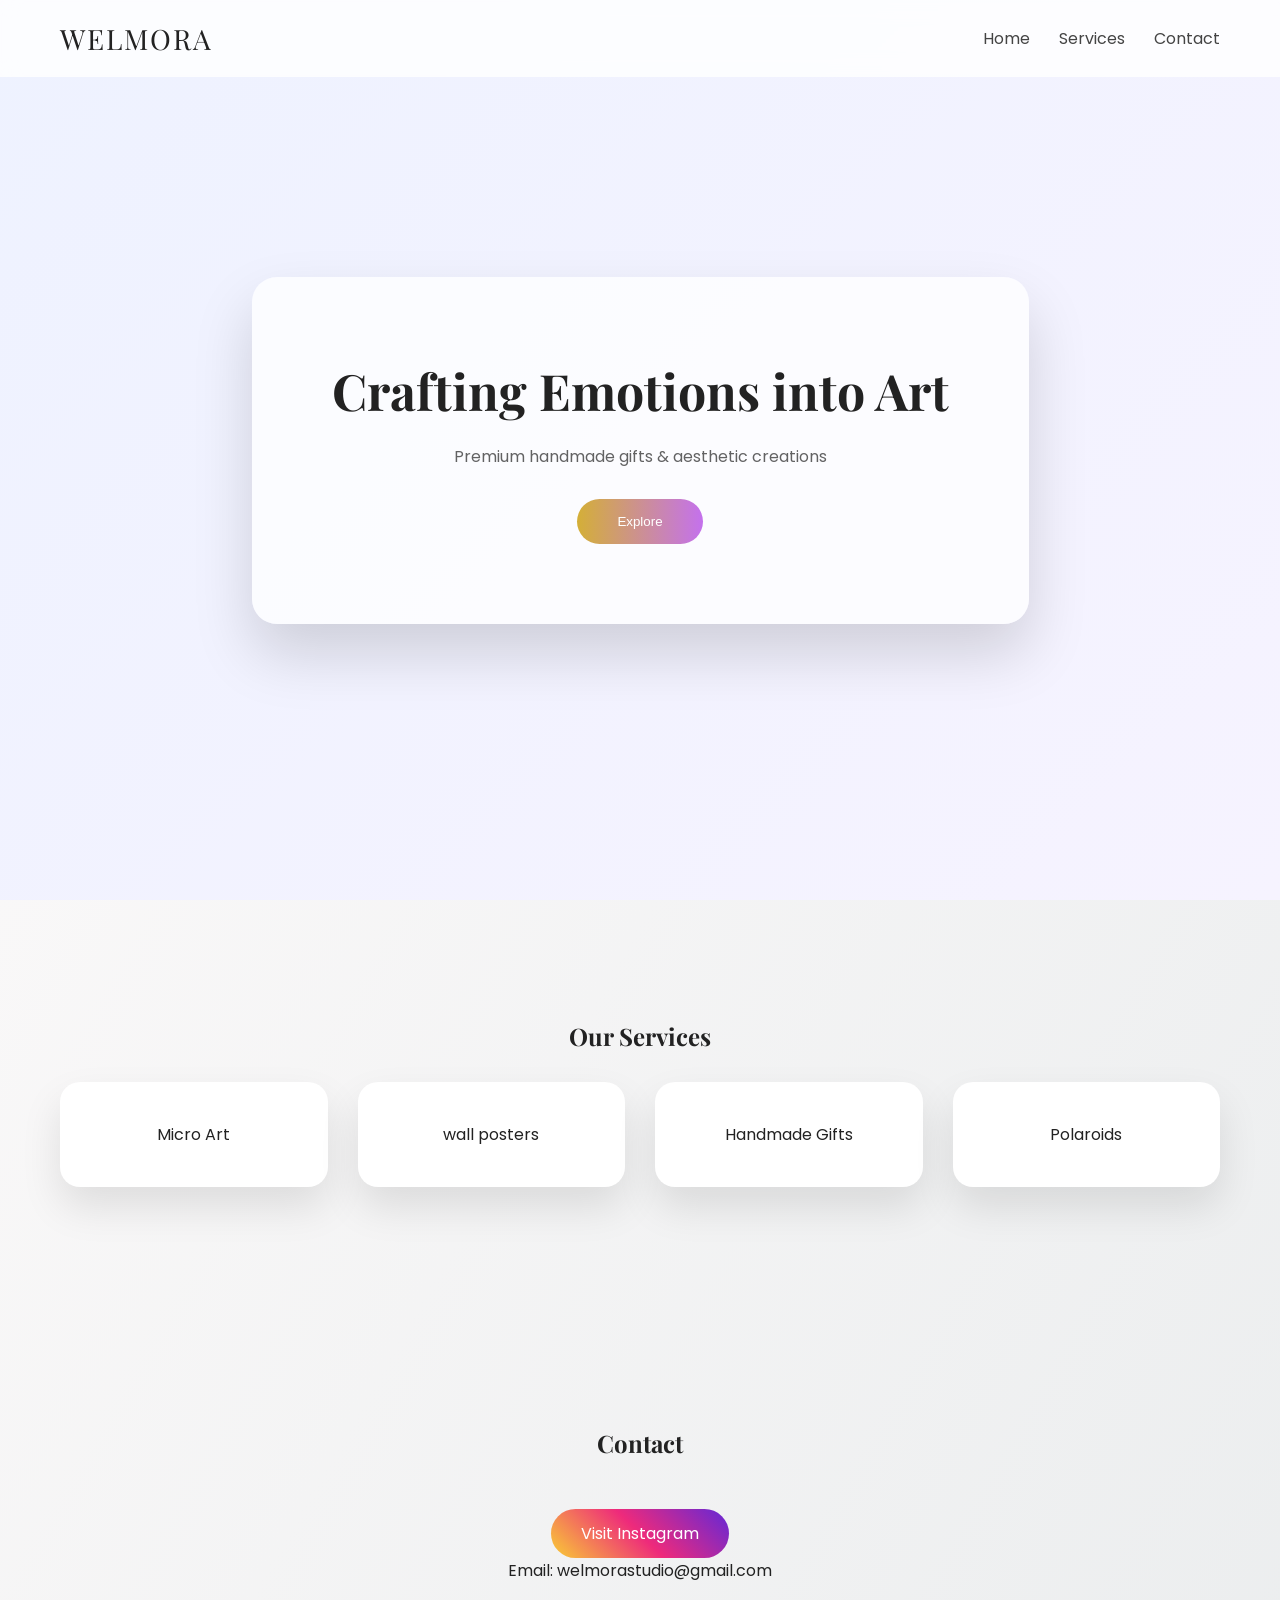
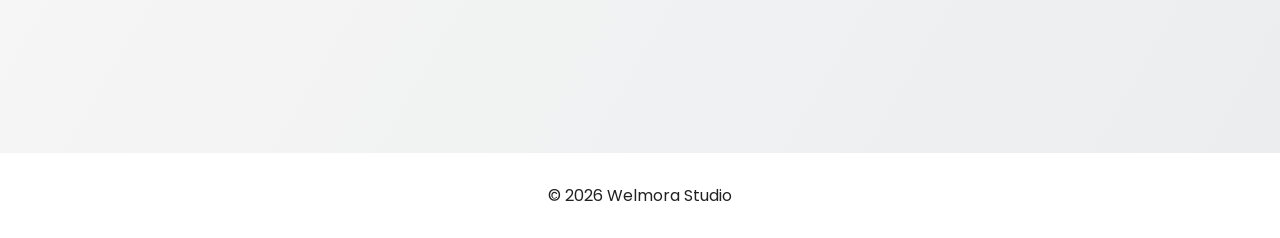
<file: index.html>
<!DOCTYPE html>
<html lang="en">
<head>
<meta charset="UTF-8">
<meta name="viewport" content="width=device-width, initial-scale=1.0">
<title>Welmora Studio</title>

<link href="https://fonts.googleapis.com/css2?family=Poppins:wght@300;400;600&family=Playfair+Display:wght@600;700&display=swap" rel="stylesheet">
<link rel="stylesheet" href="css/style.css">
<link rel="stylesheet" href="css/index.css">
</head>

<body>

<div class="navbar">
<div class="brand">WELMORA</div>

<nav>
<a href="#">Home</a>
<a href="#services">Services</a>
<a href="#contact">Contact</a>
</nav>
</div>

<section class="hero">
<div class="hero-box">
<h1>Crafting Emotions into Art</h1>
<p>Premium handmade gifts & aesthetic creations</p>
<button onclick="document.getElementById('services').scrollIntoView({behavior:'smooth'})">Explore</button>
</div>
</section>

<section class="section" id="services">
<h2>Our Services</h2>

<div class="service-grid">
<a href="microart.html" class="service-card">Micro Art</a>
<a href="posters.html" class="service-card">wall posters</a>
<a href="gifts.html" class="service-card">Handmade Gifts</a>
<a href="polaroids.html" class="service-card">Polaroids</a>
</div>

</section>

<section class="section" id="contact">
<h2>Contact</h2>
<a href="https://www.instagram.com/welmora__studio" target="_blank" class="insta-btn">
Visit Instagram
</a>
<p>Email: welmorastudio@gmail.com</p>
</section>

<footer>© 2026 Welmora Studio</footer>

</body>
</html>
</file>
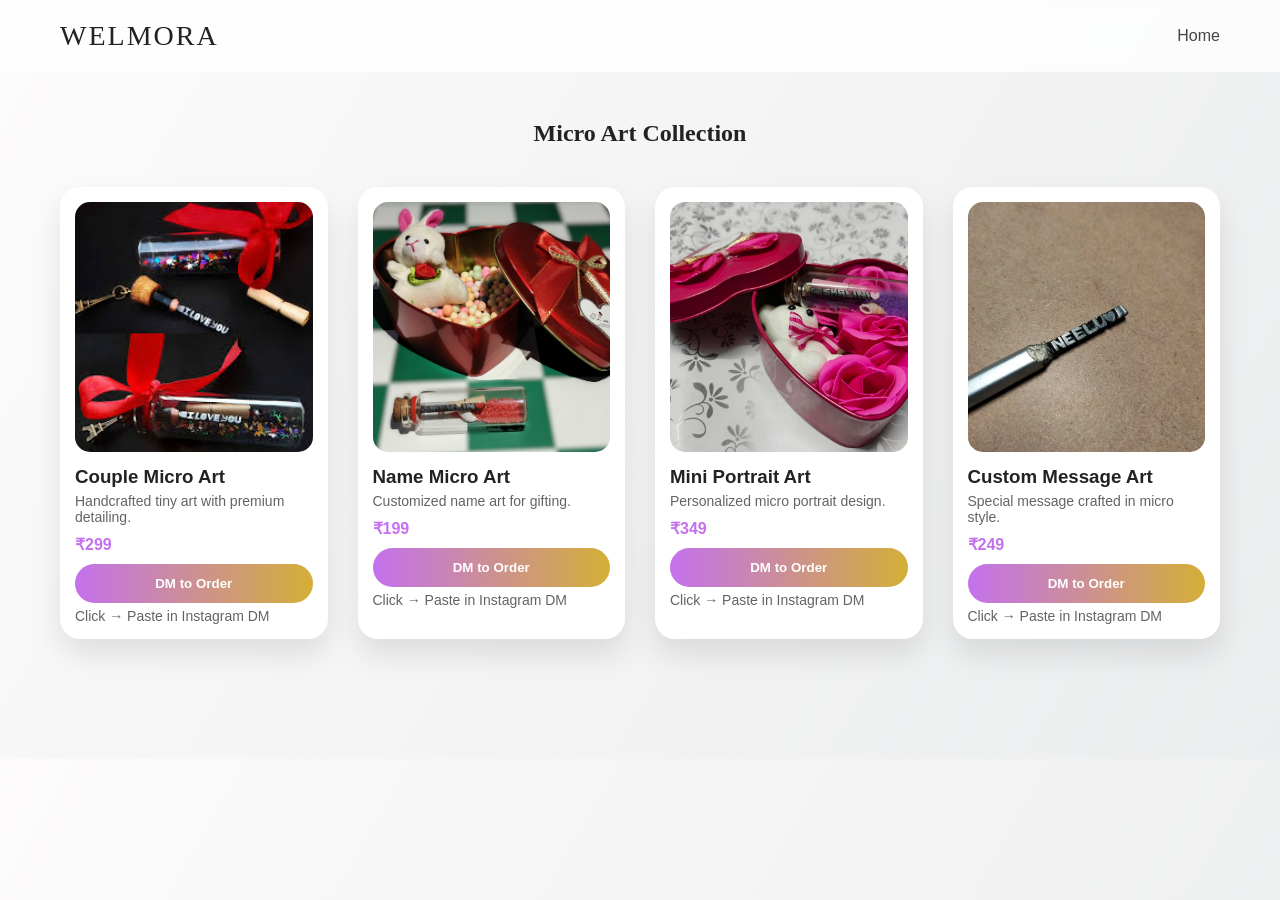
<file: microart.html>
<!DOCTYPE html>
<html>
<head>
<title>Micro Art - Welmora</title>

<link rel="stylesheet" href="css/style.css">
<link rel="stylesheet" href="css/micro.css">

</head>

<body>

<div class="navbar">
<div class="brand">WELMORA</div>
<nav><a href="index.html">Home</a></nav>
</div>

<section class="section">
<h2>Micro Art Collection</h2>

<div class="product-grid">

<!-- PRODUCT 1 -->
<div class="product-card">
<img src="img/mc_02.jpeg">
<h3>Couple Micro Art</h3>
<p>Handcrafted tiny art with premium detailing.</p>
<span class="price">₹299</span>

<button onclick="orderOnInstagram('Order: Couple Micro Art | ₹299 | Code: M01')">
DM to Order
</button>
<p class="note">Click → Paste in Instagram DM</p>
</div>

<!-- PRODUCT 2 -->
<div class="product-card">
<img src="img/mc_01.jpg">
<h3>Name Micro Art</h3>
<p>Customized name art for gifting.</p>
<span class="price">₹199</span>

<button onclick="orderOnInstagram('Order: Name Micro Art | ₹199 | Code: M02')">
DM to Order
</button>
<p class="note">Click → Paste in Instagram DM</p>
</div>

<!-- PRODUCT 3 -->
<div class="product-card">
<img src="img/mc_03.jpg">
<h3>Mini Portrait Art</h3>
<p>Personalized micro portrait design.</p>
<span class="price">₹349</span>

<button onclick="orderOnInstagram('Order: Mini Portrait Art | ₹349 | Code: M03')">
DM to Order
</button>
<p class="note">Click → Paste in Instagram DM</p>
</div>

<!-- PRODUCT 4 -->
<div class="product-card">
<img src="img/mc_04.jpg">
<h3>Custom Message Art</h3>
<p>Special message crafted in micro style.</p>
<span class="price">₹249</span>

<button onclick="orderOnInstagram('Order: Custom Message Art | ₹249 | Code: M04')">
DM to Order
</button>
<p class="note">Click → Paste in Instagram DM</p>
</div>

</div>

</section>

<script src="script.js"></script>

</body>
</html>
</file>
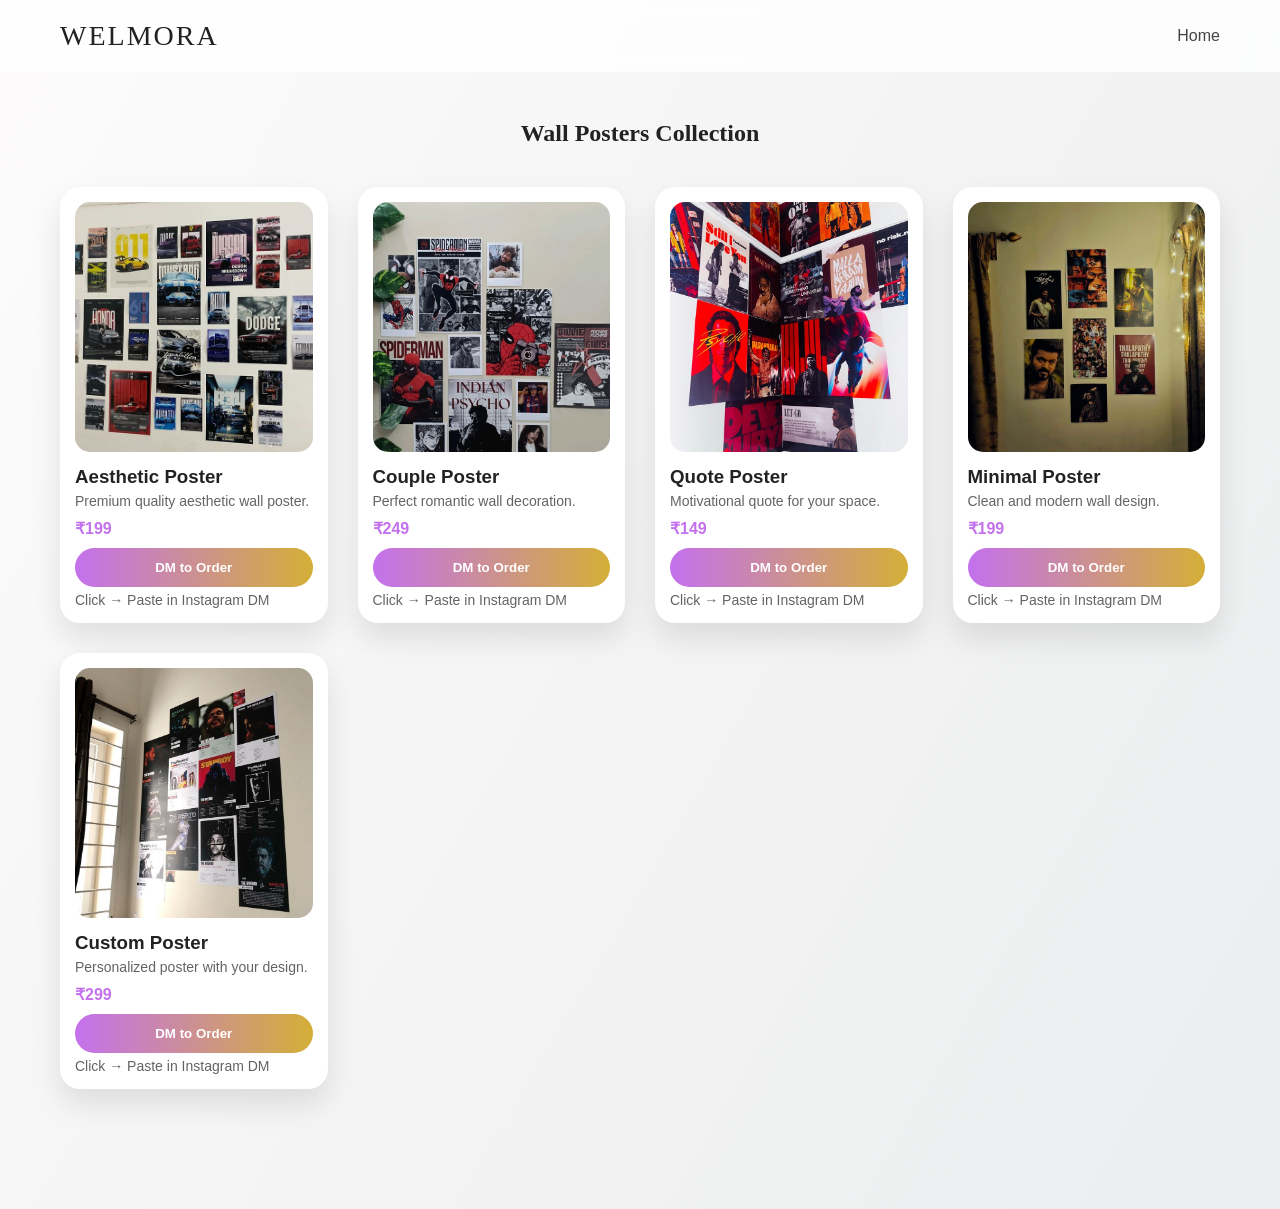
<file: posters.html>
<!DOCTYPE html>
<html>
<head>
<title>Wall Posters - Welmora</title>

<link rel="stylesheet" href="css/style.css">
<link rel="stylesheet" href="css/posters.css">

</head>

<body>

<div class="navbar">
<div class="brand">WELMORA</div>
<nav><a href="index.html">Home</a></nav>
</div>

<section class="section">
<h2>Wall Posters Collection</h2>

<div class="product-grid">

<!-- PRODUCT 1 -->
<div class="product-card">
<img src="img/pos_01.jpg">
<h3>Aesthetic Poster</h3>
<p>Premium quality aesthetic wall poster.</p>
<span class="price">₹199</span>

<button onclick="orderOnInstagram('Order: Aesthetic Poster | ₹199 | Code: P01')">
DM to Order
</button>
<p class="note">Click → Paste in Instagram DM</p>
</div>

<!-- PRODUCT 2 -->
<div class="product-card">
<img src="img/pos_02.jpg">
<h3>Couple Poster</h3>
<p>Perfect romantic wall decoration.</p>
<span class="price">₹249</span>

<button onclick="orderOnInstagram('Order: Couple Poster | ₹249 | Code: P02')">
DM to Order
</button>
<p class="note">Click → Paste in Instagram DM</p>
</div>

<!-- PRODUCT 3 -->
<div class="product-card">
<img src="img/pos_03.jpg">
<h3>Quote Poster</h3>
<p>Motivational quote for your space.</p>
<span class="price">₹149</span>

<button onclick="orderOnInstagram('Order: Quote Poster | ₹149 | Code: P03')">
DM to Order
</button>
<p class="note">Click → Paste in Instagram DM</p>
</div>

<!-- PRODUCT 4 -->
<div class="product-card">
<img src="img/pos_04.jpg">
<h3>Minimal Poster</h3>
<p>Clean and modern wall design.</p>
<span class="price">₹199</span>

<button onclick="orderOnInstagram('Order: Minimal Poster | ₹199 | Code: P04')">
DM to Order
</button>
<p class="note">Click → Paste in Instagram DM</p>
</div>

<!-- PRODUCT 5 -->
<div class="product-card">
<img src="img/pos_05.jpg">
<h3>Custom Poster</h3>
<p>Personalized poster with your design.</p>
<span class="price">₹299</span>

<button onclick="orderOnInstagram('Order: Custom Poster | ₹299 | Code: P05')">
DM to Order
</button>
<p class="note">Click → Paste in Instagram DM</p>
</div>

</div>

</section>

<script src="script.js"></script>

</body>
</html>
</file>
<file: css/style.css>
/* RESET */
*{
margin:0;
padding:0;
box-sizing:border-box;
scroll-behavior:smooth;
}

body{
font-family:'Poppins',sans-serif;
background:linear-gradient(120deg,#fdfbfb,#ebedee);
color:#222;
}

/* NAVBAR */
.navbar{
position:fixed;
top:0;
width:100%;
padding:20px 60px;
display:flex;
justify-content:space-between;
align-items:center;
background:rgba(255,255,255,0.8);
backdrop-filter:blur(10px);
z-index:1000;
}

.brand{
font-family:'Playfair Display';
font-size:28px;
letter-spacing:2px;
}

nav a{
margin-left:25px;
text-decoration:none;
color:#444;
position:relative;
}

nav a::after{
content:'';
position:absolute;
width:0%;
height:2px;
background:#c471ed;
left:0;
bottom:-5px;
transition:0.3s;
}

nav a:hover::after{
width:100%;
}

/* SECTION */
.section{
padding:120px 60px;
text-align:center;
}

h2{
font-family:'Playfair Display';
margin-bottom:30px;
}

/* FOOTER */
footer{
padding:30px;
text-align:center;
background:white;
margin-top:50px;
}
/* POPUP */
.custom-popup{
position:fixed;
bottom:30px;
left:50%;
transform:translateX(-50%) translateY(50px);
background:#222;
color:white;
padding:15px 25px;
border-radius:30px;
opacity:0;
transition:0.4s;
z-index:9999;
}

.custom-popup.show{
opacity:1;
transform:translateX(-50%) translateY(0);
}
</file>
<file: css/index.css>
.hero{
height:100vh;
display:flex;
justify-content:center;
align-items:center;
text-align:center;
background:linear-gradient(-45deg,#fdfcfb,#e2d1c3,#f6f3ff,#eef2ff);
background-size:300% 300%;
animation:bgMove 10s ease infinite;
}

@keyframes bgMove{
0%{background-position:0% 50%;}
50%{background-position:100% 50%;}
100%{background-position:0% 50%;}
}

.hero-box{
background:rgba(255,255,255,0.75);
padding:80px;
border-radius:25px;
box-shadow:0 30px 60px rgba(0,0,0,0.15);
}

.hero h1{
font-family:'Playfair Display';
font-size:50px;
margin-bottom:20px;
}

.hero p{
opacity:0.7;
}

.hero button{
margin-top:30px;
padding:15px 40px;
border:none;
border-radius:30px;
background:linear-gradient(90deg,#d4af37,#c471ed);
color:white;
cursor:pointer;
transition:0.3s;
}

.hero button:hover{
transform:scale(1.1);
}

/* SERVICES */
.service-grid{
display:grid;
grid-template-columns:repeat(auto-fit,minmax(220px,1fr));
gap:30px;
}

.service-card{
padding:40px;
border-radius:20px;
background:white;
box-shadow:0 20px 40px rgba(0,0,0,0.1);
text-decoration:none;
color:#222;
transition:0.4s;
}

.service-card:hover{
transform:translateY(-10px) scale(1.05);
background:linear-gradient(135deg,#e0c3fc,#8ec5fc);
}

/* INSTAGRAM BUTTON */
.insta-btn{
display:inline-block;
margin-top:20px;
padding:12px 30px;
border-radius:30px;
background:linear-gradient(45deg,#f9ce34,#ee2a7b,#6228d7);
color:white;
text-decoration:none;
transition:0.3s;
}

.insta-btn:hover{
transform:scale(1.1);
}
</file>
<file: css/micro.css>
.product-grid{
display:grid;
grid-template-columns:repeat(auto-fit,minmax(250px,1fr));
gap:30px;
margin-top:40px;
}

.product-card{
background:white;
border-radius:20px;
padding:15px;
box-shadow:0 15px 30px rgba(0,0,0,0.1);
transition:0.4s;
text-align:left;
}

.product-card img{
width:100%;
height:250px;
object-fit:cover;
border-radius:15px;
}

.product-card h3{
margin:10px 0 5px;
}

.product-card p{
font-size:14px;
opacity:0.7;
}

.price{
display:block;
margin:10px 0;
font-weight:bold;
color:#c471ed;
}

/* BUTTON */
.product-card button{
width:100%;
padding:12px;
border:none;
border-radius:25px;
background:linear-gradient(90deg,#c471ed,#d4af37);
color:white;
cursor:pointer;
font-weight:bold;
transition:0.3s;
}

.product-card button:hover{
transform:scale(1.05);
}

/* NOTE */
.note{
font-size:12px;
opacity:0.6;
margin-top:5px;
}

/* HOVER EFFECT */
.product-card:hover{
transform:translateY(-10px);
}
</file>
<file: css/posters.css>
.product-grid{
display:grid;
grid-template-columns:repeat(auto-fit,minmax(250px,1fr));
gap:30px;
margin-top:40px;
}

.product-card{
background:white;
border-radius:20px;
padding:15px;
box-shadow:0 15px 30px rgba(0,0,0,0.1);
transition:0.4s;
text-align:left;
}

.product-card img{
width:100%;
height:250px;
object-fit:cover;
border-radius:15px;
}

.product-card h3{
margin:10px 0 5px;
}

.product-card p{
font-size:14px;
opacity:0.7;
}

.price{
display:block;
margin:10px 0;
font-weight:bold;
color:#c471ed;
}

/* BUTTON */
.product-card button{
width:100%;
padding:12px;
border:none;
border-radius:25px;
background:linear-gradient(90deg,#c471ed,#d4af37);
color:white;
cursor:pointer;
font-weight:bold;
transition:0.3s;
}

.product-card button:hover{
transform:scale(1.05);
}

/* NOTE */
.note{
font-size:12px;
opacity:0.6;
margin-top:5px;
}

/* HOVER */
.product-card:hover{
transform:translateY(-10px);
}
</file>
